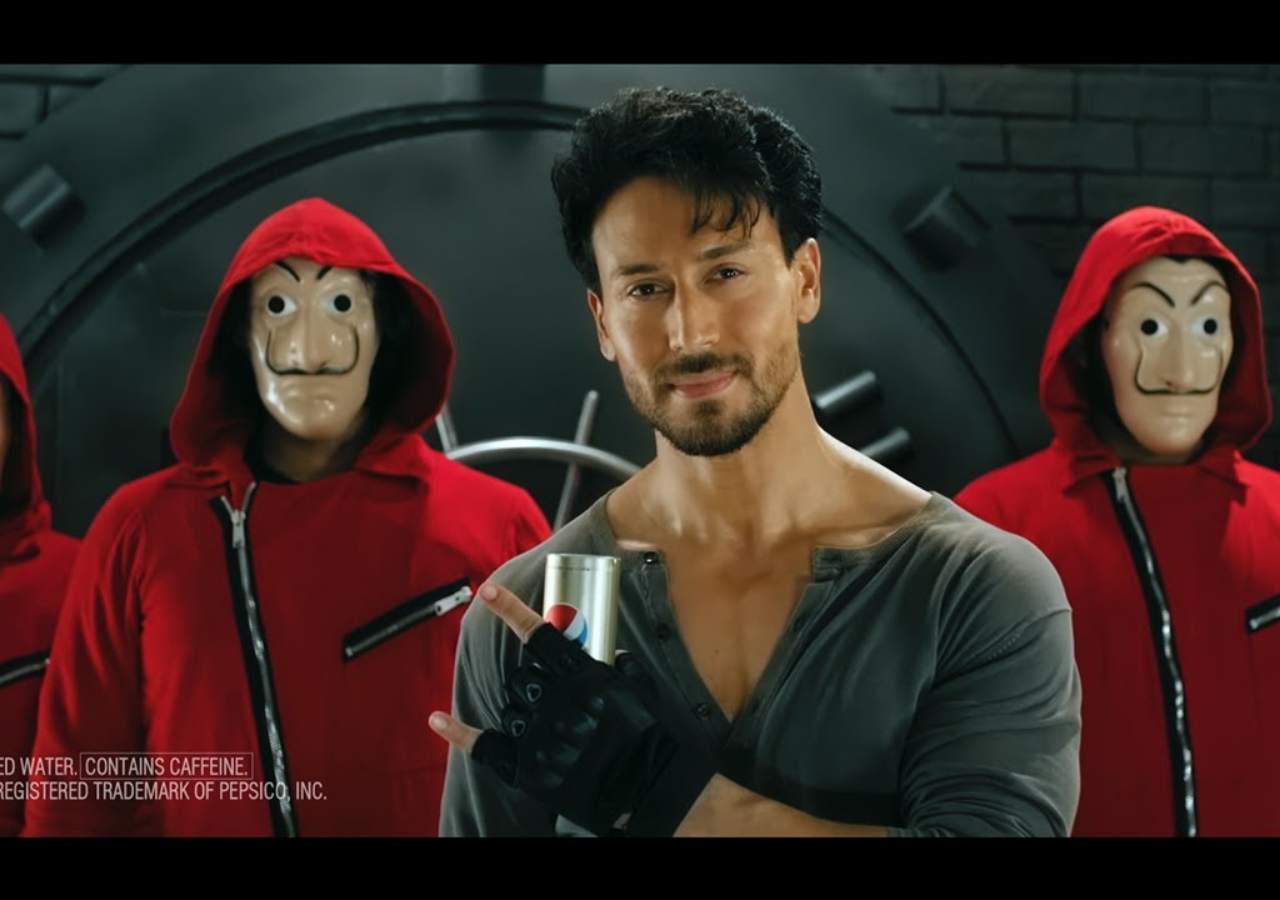
<file: others/pepci.html>
<!DOCTYPE html>
<html lang="en">
<head>
    <meta charset="UTF-8">
    <meta name="viewport" content="width=device-width, initial-scale=1.0">
    <link rel="stylesheet" href="pepcicss.css">
    <title>SnacksOha-Pepci</title>
</head>
<body>
    <section class="sec1">
        
    </section>
</body>
</html>
</file>
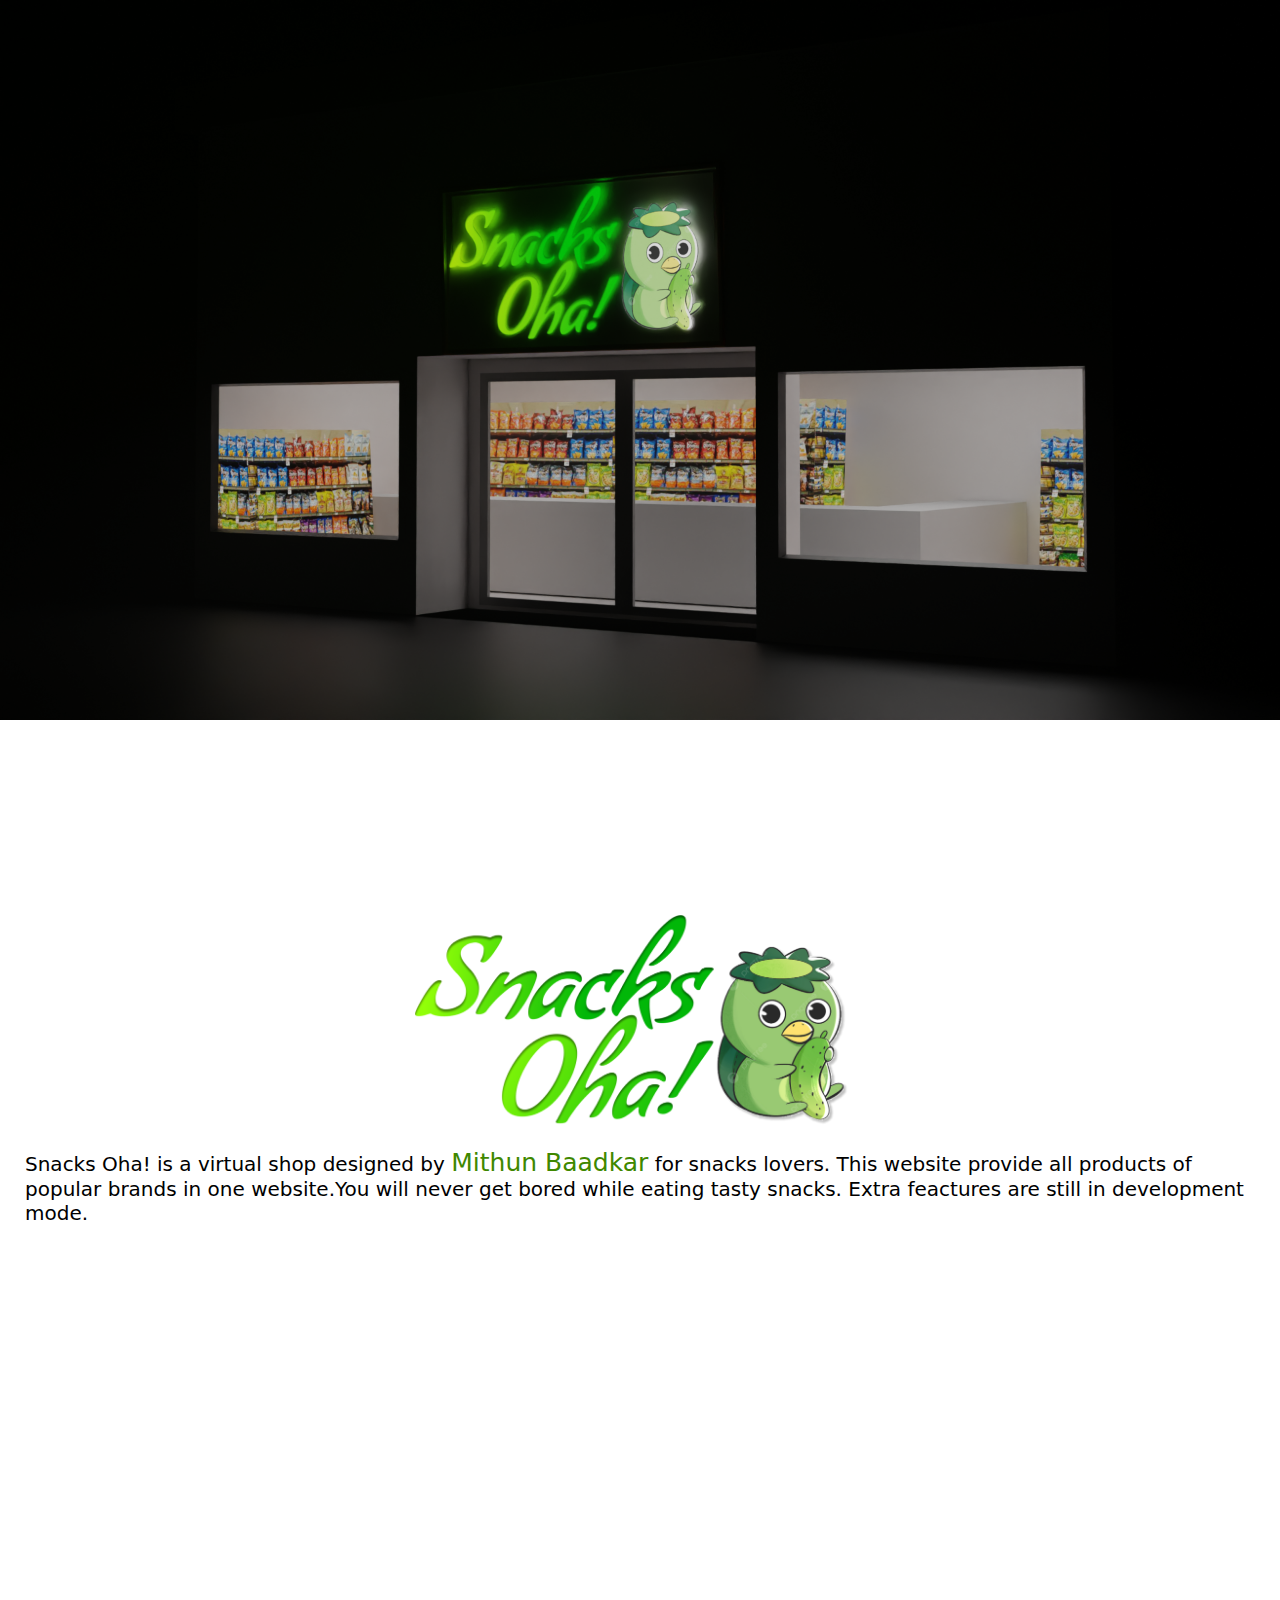
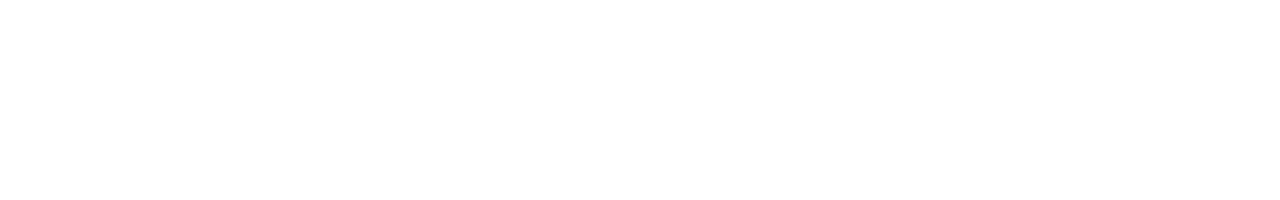
<file: others/virshop.html>
<!DOCTYPE html>
<html lang="en">
<head>
    <meta charset="UTF-8">
    <meta name="viewport" content="width=device-width, initial-scale=1.0">
    <link rel="stylesheet" href="virshopcss.css">
    <title>SnacksOha-VirtualShop</title>
</head>
<body>
    <div class="div1">
        <img class="img1" src="pack/vertualShop.png">
    </div>
    <div class="div2">
        <div class="wraper">
            <img class="logoimg" src="../Assets/logocolor.png">
            <p class="p1">Snacks Oha! is a virtual shop designed by <a href="#">Mithun Baadkar</a> for snacks lovers.
            This website provide all products of popular brands in one website.You will never get bored while eating
            tasty snacks. Extra feactures are still in development
            mode.</p>   
        </div>
        
    </div>
</body>
</html>
</file>
<file: others/pepcicss.css>
*{
    margin: 0;
    padding: 0;
    box-sizing: border-box;
}

.sec1{
    width: 100%;
    height: 100vh;
    background-image: url(pack/pepcipng.jpg);
    background-repeat: no-repeat;
    background-position: center;
    background-size: cover;
    
}
</file>
<file: others/virshopcss.css>
*{
    margin: 0;
    padding: 0;
    box-sizing: border-box;
    font-family:'Poppins', system-ui, -apple-system, BlinkMacSystemFont, 'Segoe UI', Roboto, Oxygen, Ubuntu, Cantarell, 'Open Sans', 'Helvetica Neue', sans-serif;
}
.div1{
    width: 100%;
    height: 100vh;
    overflow: hidden;
}
.img1{
    width: 100%;
    height: auto;
}
.div2{
    width: 100%;
    height: 100vh;
    padding: 15px 25px;
}
.logoimg{
    width: 450px;
}
.wraper{
    display: flex;
    flex-direction: column;
    justify-content: center;
    align-items: center;
    gap: 20px;
}
.p1{
    font-size: 20px;
}
.p1 a{
    text-decoration: none;
    color: rgb(63, 136, 0);
    font-weight: 500;
    font-size: 25px;
}
</file>
